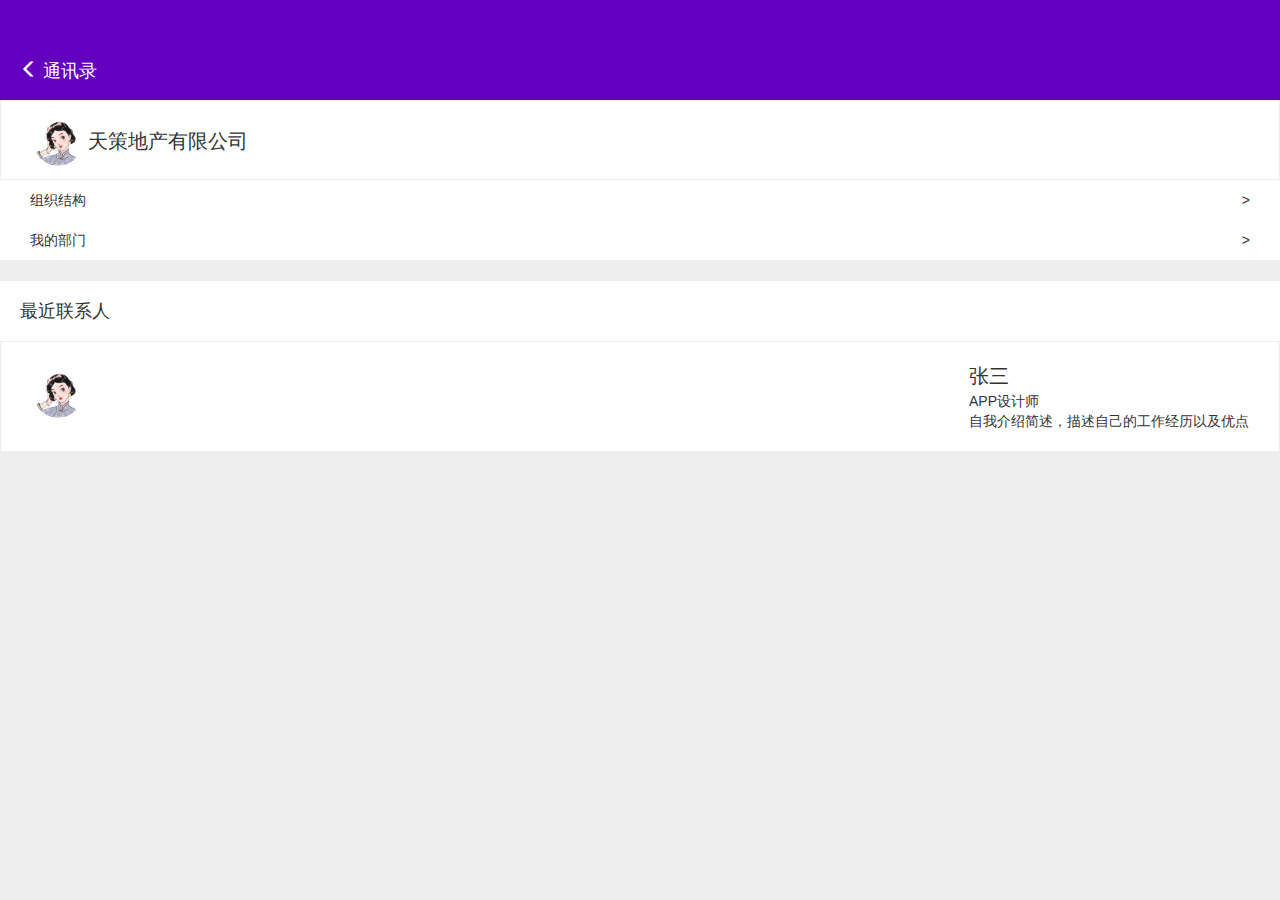
<file: day01/address.html>
<!DOCTYPE html>
<html lang="en">

<head>
    <meta charset="UTF-8">
    <meta http-equiv="X-UA-Compatible" content="IE=edge">
    <meta name="viewport" content="width=device-width, initial-scale=1.0">
    <title>通讯录</title>
    <link rel="stylesheet" href="https://stackpath.bootstrapcdn.com/bootstrap/3.4.1/css/bootstrap.min.css"
        integrity="sha384-HSMxcRTRxnN+Bdg0JdbxYKrThecOKuH5zCYotlSAcp1+c8xmyTe9GYg1l9a69psu" crossorigin="anonymous">
    <link rel="stylesheet" href="../day01/scss2/index.css">

</head>

<body>
    <!-- 顶部位置 -->
    <div class="top_box">
        <div>
            <h4> <span class="glyphicon glyphicon-menu-left" aria-hidden="true" style="font-size: 18px;"></span> 通讯录
            </h4>
        </div>
    </div>

    <!-- 人员信息头部表格 -->
    <div class="xx_top">
        <div class="touxiang">
            <img src="../imgs/touxiang.png" alt="">
            <span>天策地产有限公司</span>
        </div>
        <div class="cla1">
            <span>组织结构</span>
            <span>></span>
        </div>
        <div class="cla2">
            <span>我的部门</span>
            <span>></span>
        </div>
    </div>

    <!-- 最近联系人 -->
    <div class="lxr_conter">
        <header>最近联系人</header>
        <div class="lxr">
            <img src="../imgs/touxiang.png" alt="">
            <div class="conter">
                <span class="name">张三</span>
                <br>
                <span>APP设计师</span>
                <br>
                <span>自我介绍简述，描述自己的工作经历以及优点</span>
            </div>
        </div>
    </div>
</body>

</html>
</file>
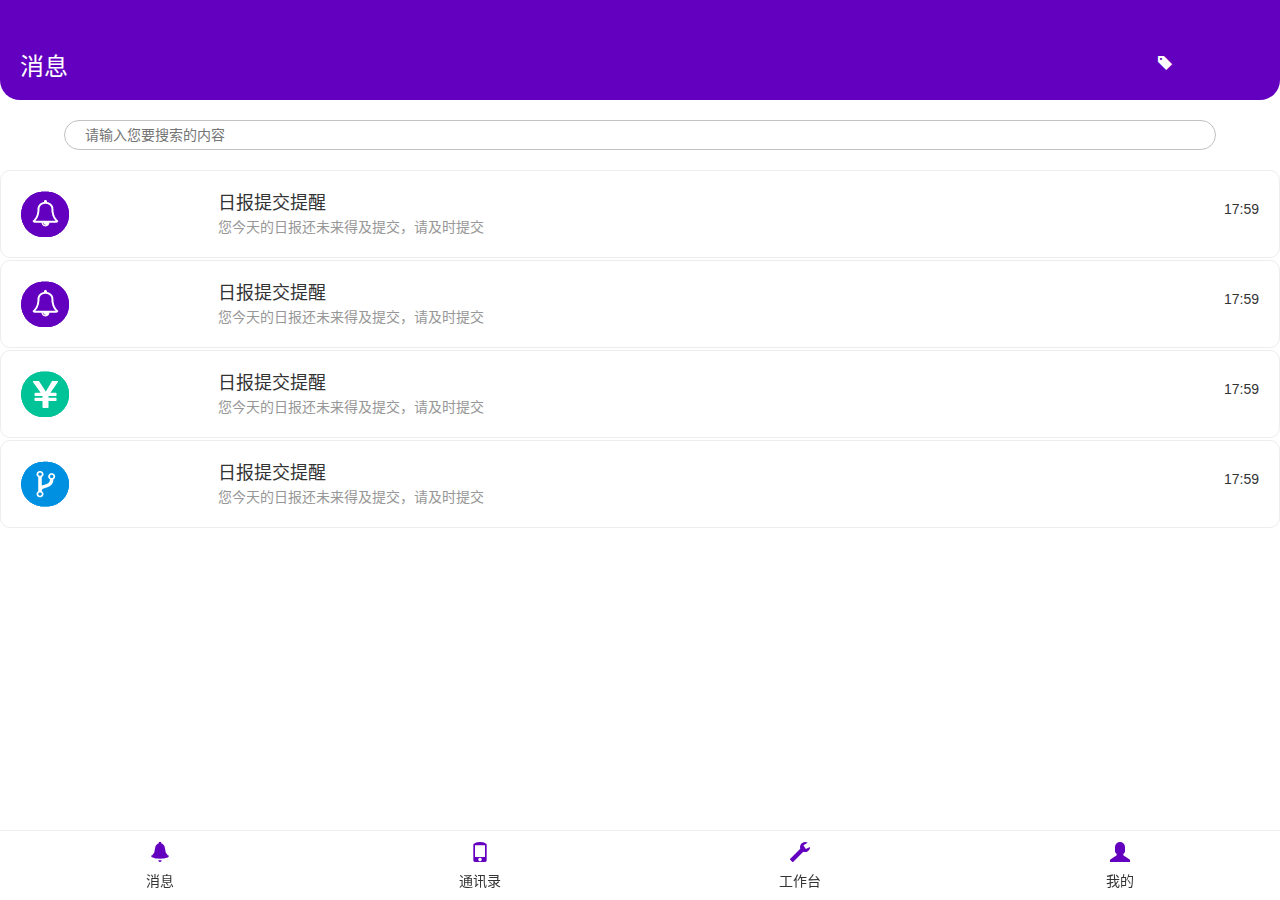
<file: day01/news.html>
<!doctype html>
<html lang="zh-CN">

<head>
    <meta charset="utf-8">
    <meta http-equiv="X-UA-Compatible" content="IE=edge">
    <meta name="viewport" content="width=device-width, initial-scale=1">
    <!-- 上述3个meta标签*必须*放在最前面，任何其他内容都*必须*跟随其后！ -->
    <title>移动端页面</title>

    <!-- Bootstrap -->
    <link rel="stylesheet" href="https://stackpath.bootstrapcdn.com/bootstrap/3.4.1/css/bootstrap.min.css"
        integrity="sha384-HSMxcRTRxnN+Bdg0JdbxYKrThecOKuH5zCYotlSAcp1+c8xmyTe9GYg1l9a69psu" crossorigin="anonymous">
    <link rel="stylesheet" href="../day01/scss/index.css">

</head>

<body>
    <!-- 顶部位置 -->
    <div class="top_box">
        <div>
            <h3>消息</h3>
            <span class="glyphicon glyphicon-tag" aria-hidden="true"></span>
        </div>
    </div>

    <!-- 搜索框 -->
    <div class="sousuo">
        <input class="sousuo_input" type="text" placeholder="请输入您要搜索的内容">
    </div>

    <!-- 消息条内容 -->
    <div class="news_s">
        <img src="../imgs/lindang.png" alt="">
        <div class="news_conter">
            <span class="span1">日报提交提醒</span>
            <br>
            <span class="span2">您今天的日报还未来得及提交，请及时提交</span>
        </div>
        <p class="riqi">
            17:59
        </p>
    </div>
    <!-- 消息条内容 -->
    <div class="news_s">
        <img src="../imgs/lindang.png" alt="">
        <div class="news_conter">
            <span class="span1">日报提交提醒</span>
            <br>
            <span class="span2">您今天的日报还未来得及提交，请及时提交</span>
        </div>
        <p class="riqi">
            17:59
        </p>
    </div>
    <!-- 消息条内容 -->
    <div class="news_s">
        <img src="../imgs/qian.png" alt="">
        <div class="news_conter">
            <span class="span1">日报提交提醒</span>
            <br>
            <span class="span2">您今天的日报还未来得及提交，请及时提交</span>
        </div>
        <p class="riqi">
            17:59
        </p>
    </div>
    <!-- 消息条内容 -->
    <div class="news_s">
        <img src="../imgs/xiuli.png" alt="">
        <div class="news_conter">
            <span class="span1">日报提交提醒</span>
            <br>
            <span class="span2">您今天的日报还未来得及提交，请及时提交</span>
        </div>
        <p class="riqi">
            17:59
        </p>
    </div>

    <div class="bottom_box">
        <!-- 消息 -->
        <div class="tab_ber">
            <span class="span1 tabspan glyphicon glyphicon-bell" aria-hidden="true"></span>
            <span>消息</span>
        </div>
        <!-- 通讯录 -->
        <div class="tab_ber">
            <span class="span1 tabspan glyphicon glyphicon-phone" aria-hidden="true"></span>
            <span>通讯录</span>
        </div>
        <!-- 工作台 -->
        <div class="tab_ber" onclick="gzt()">
            <span class="span1 tabspan glyphicon glyphicon-wrench" aria-hidden="true"></span>
            <span>工作台</span>
        </div>
        <!-- 我的 -->
        <div class="tab_ber">
            <span class="span1 tabspan glyphicon glyphicon-user" aria-hidden="true"></span>
            <span>我的</span>
        </div>
    </div>

</body>

</html>
<script>
    var hf = document.querySelector('.glyphicon') //
    var top_box = document.querySelector('.top_box')  //顶部消息栏
    var tabspan = document.querySelectorAll('.tabspan')  //所有底部标签
    var news_s = document.querySelector('.news_s')  //消息条内容

    // 循环消息条内容
    // for(var i = 1 ; i <= 6 ; i++){
    //     // 循环消息条6条，等马晓斌研究完
    // }

    let flag = 1
    hf.onclick = function () {
        if (flag == 1) {
            top_box.style.background = '#00c297'
            tabspan.forEach(item => {
                item.style.color = '#00c297'
            });
            flag = 2
        } else if (flag == 2) {
            top_box.style.background = '#dc5c5c'
            tabspan.forEach(item => {
                item.style.color = '#dc5c5c'
            })
            flag = 3
        } else if (flag == 3) {
            top_box.style.background = '#008fe0'
            tabspan.forEach(item => {
                item.style.color = '#008fe0'
            })
            flag = 4
        } else {
            top_box.style.background = '#6300bf'
            tabspan.forEach(item => {
                item.style.color = '#6300bf'
            })
            flag = 1
        }
    }

    function gzt(){
        location.href="../day01/workbench.html"
    }
</script>
</file>
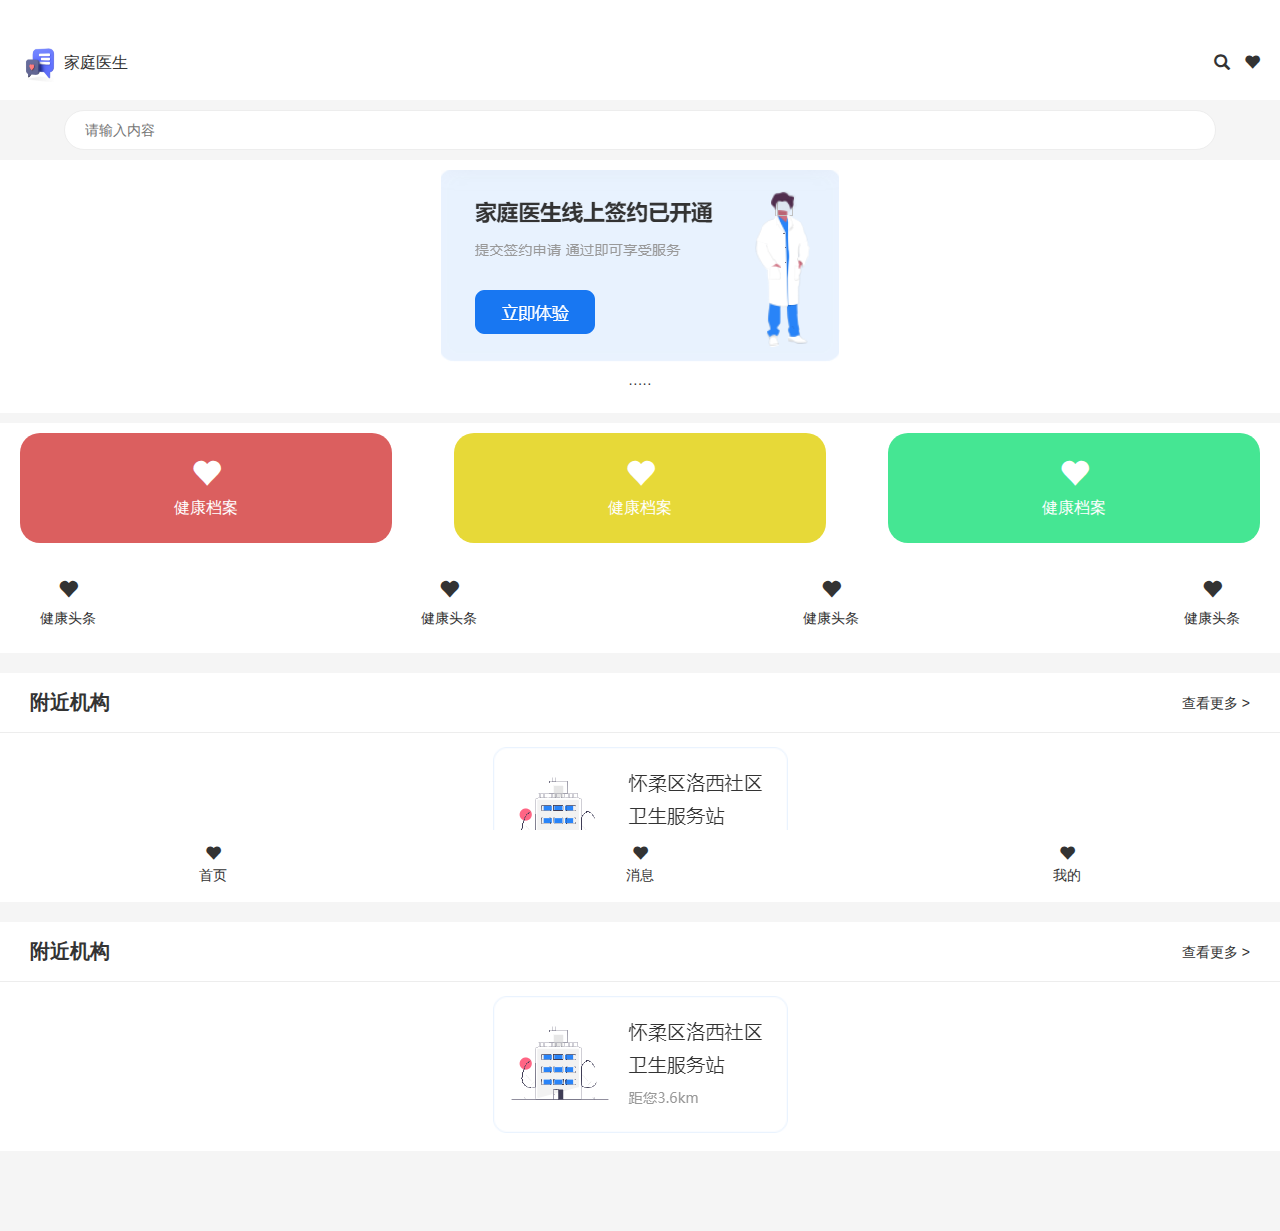
<file: day02/home.html>
<!DOCTYPE html>
<html lang="en">

<head>
    <meta charset="UTF-8">
    <meta http-equiv="X-UA-Compatible" content="IE=edge">
    <meta name="viewport" content="width=device-width, initial-scale=1.0">
    <title>Document</title>
    <link rel="stylesheet" href="https://stackpath.bootstrapcdn.com/bootstrap/3.4.1/css/bootstrap.min.css"
        integrity="sha384-HSMxcRTRxnN+Bdg0JdbxYKrThecOKuH5zCYotlSAcp1+c8xmyTe9GYg1l9a69psu" crossorigin="anonymous">
    <link rel="stylesheet" href="../day02/scss/index1.css">
</head>

<body>
    <!-- 滑下显示 -->
    <div class="show_top">
        <h2>首页</h2>
        <span class="sp2">
            <span class="glyphicon glyphicon-search" aria-hidden="true"></span>
            <span class="glyphicon glyphicon-heart" aria-hidden="true"></span>

        </span>
    </div>

    <!-- 顶部栏 -->
    <div class="box">
        <div class="d">
            <span class="sp1">
                <img style="width: 40px;height: 40px;" src="../imgs/login_top.png" alt="">
                <span style="font-size: 16px;">家庭医生</span>
            </span>
            <span class="sp2">
                <span class="glyphicon glyphicon-search" aria-hidden="true"></span>
                <span class="glyphicon glyphicon-heart" aria-hidden="true"></span>
            </span>
        </div>
    </div>



    <!-- input框 -->
    <div class="input_one">
        <input type="text" placeholder="请输入内容">
    </div>

    <!-- 轮播图 -->
    <div class="banner">
        <img src="../imgs/banner.png" alt="">
        <span>
            ·····
        </span>
    </div>

    <!-- conter -->
    <div class="conter">
        <div class="box1 one">
            <span class="glyphicon glyphicon-heart" aria-hidden="true"></span>

            <span class="wz">健康档案</span>
        </div>
        <div class="box1 tow">
            <span class="glyphicon glyphicon-heart" aria-hidden="true"></span>

            <span class="wz">健康档案</span>
        </div>
        <div class="box1 three">
            <span class="glyphicon glyphicon-heart" aria-hidden="true"></span>

            <span class="wz">健康档案</span>
        </div>
    </div>

    <!-- 分布 -->
    <div class="fb">
        <div>
            <span class="glyphicon glyphicon-heart" aria-hidden="true"></span>
            <span>健康头条</span>
        </div>
        <div>
            <span class="glyphicon glyphicon-heart" aria-hidden="true"></span>
            <span>健康头条</span>
        </div>
        <div>
            <span class="glyphicon glyphicon-heart" aria-hidden="true"></span>
            <span>健康头条</span>
        </div>
        <div>
            <span class="glyphicon glyphicon-heart" aria-hidden="true"></span>
            <span>健康头条</span>
        </div>
    </div>

    <!-- 附近机构 -->
    <div class="mokuai">
        <header>
            <b>附近机构</b>
            <span>查看更多 ></span>
        </header>
        <div class="img_conter">
            <img src="../imgs/small_banner.png" alt="">
        </div>
    </div>

    <!-- 附近机构 -->
    <div class="mokuai">
        <header>
            <b>附近机构</b>
            <span>查看更多 ></span>
        </header>
        <div class="img_conter">
            <img src="../imgs/small_banner.png" alt="">
        </div>
    </div>

    <div class="bbdd"></div>

    <!-- 底部 -->

    <div class="db">
        <div class="s1">
            <span class="glyphicon glyphicon-heart" aria-hidden="true"></span>
            <span>首页</span>
        </div>
        <div class="s1">
            <span class="glyphicon glyphicon-heart" aria-hidden="true"></span>
            <span>消息</span>
        </div>
        <div class="s1">
            <span class="glyphicon glyphicon-heart" aria-hidden="true"></span>
            <span>我的</span>
        </div>
    </div>
</body>

</html>
</file>
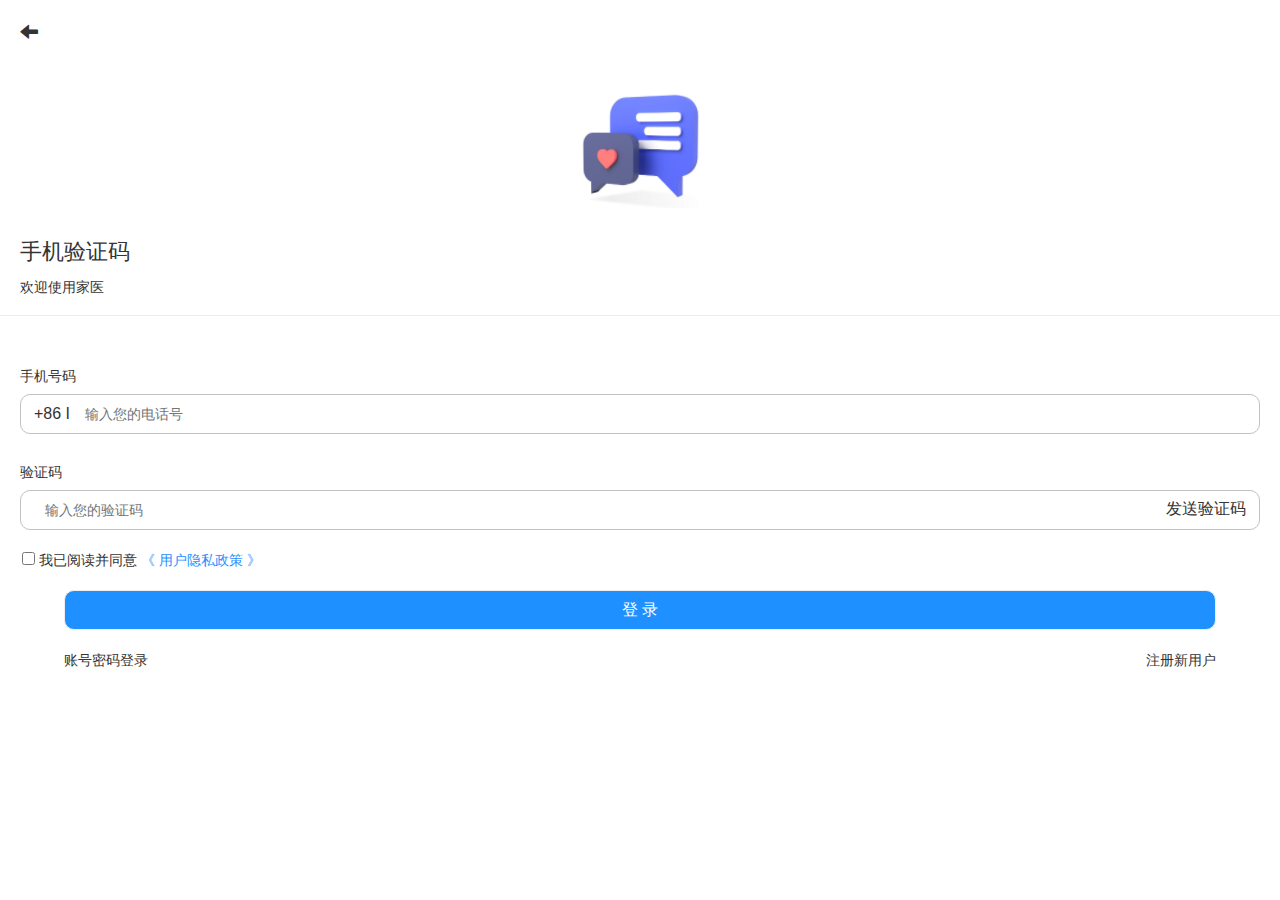
<file: day02/login.html>
<!DOCTYPE html>
<html lang="en">

<head>
    <meta charset="UTF-8">
    <meta http-equiv="X-UA-Compatible" content="IE=edge">
    <meta name="viewport" content="width=device-width, initial-scale=1.0">
    <title>登录界面</title>
    <link rel="stylesheet" href="https://stackpath.bootstrapcdn.com/bootstrap/3.4.1/css/bootstrap.min.css"
        integrity="sha384-HSMxcRTRxnN+Bdg0JdbxYKrThecOKuH5zCYotlSAcp1+c8xmyTe9GYg1l9a69psu" crossorigin="anonymous">
    <link rel="stylesheet" href="../day02/scss/index.css">
</head>

<body>
    <!-- 顶部 -->
    <div class="box">
        <header>
            <span class="glyphicon glyphicon-arrow-left" aria-hidden="true"></span>
        </header>
        <div class="img_box">
            <img src="../imgs/login_top.png" alt="">
        </div>
    </div>

    <!-- 手机验证码 -->
    <div class="box1">
        <p>手机验证码</p>
        <span>欢迎使用家医</span>
    </div>

    <!-- 手机号 -->
    <div class="cell">
        <span>手机号码</span>
        <input type="text" placeholder=" 输入您的电话号">
        <span class="dingw">+86 I</span>
    </div>
    <!-- 验证码 -->
    <div class="yzm">
        <span>验证码</span>
        <input type="text" placeholder=" 输入您的验证码">
        <span class="dingw">发送验证码</span>
    </div>

    <div class="yinsi">
        <input type="checkbox">
        <span class="yd">
            我已阅读并同意 <span style="color: dodgerblue;">
                《 用户隐私政策 》</span>
        </span>
    </div>

    <div class="login_anniu">
        <button onclick="login()">登 录</button>
        <div>
            <span>账号密码登录</span>
            <span>注册新用户</span>
        </div>
    </div>


</body>

</html>

<script>
    function login() {
        location.href = '../day02/home.html'
    }
</script>
</file>
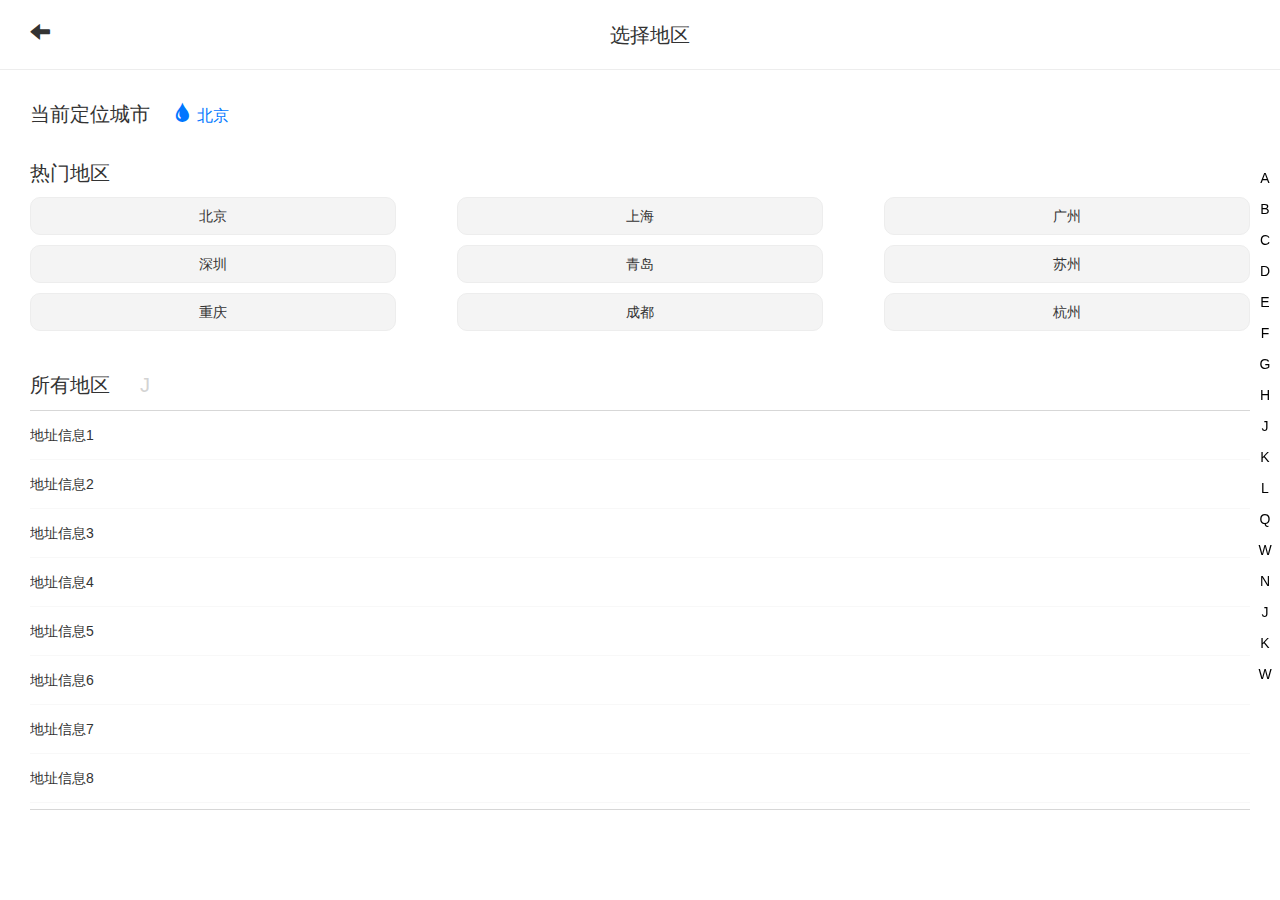
<file: day03/dizhi.html>
<!DOCTYPE html>
<html lang="en">

<head>
    <meta charset="UTF-8">
    <meta http-equiv="X-UA-Compatible" content="IE=edge">
    <meta name="viewport" content="width=device-width, initial-scale=1.0">
    <title>选择地区</title>
    <link rel="stylesheet" href="https://stackpath.bootstrapcdn.com/bootstrap/3.4.1/css/bootstrap.min.css"
        integrity="sha384-HSMxcRTRxnN+Bdg0JdbxYKrThecOKuH5zCYotlSAcp1+c8xmyTe9GYg1l9a69psu" crossorigin="anonymous">
    <link rel="stylesheet" href="../day03/scss/index.css">
</head>

<body>
    <div class="box">
        <span class="glyphicon glyphicon-arrow-left" aria-hidden="true"></span>
        <span class="biaoti">选择地区</span>
    </div>

    <div class="top">
        <span style="margin-right: 20px;">当前定位城市</span>
        <span class="top_conter" style="color: rgb(0, 119, 255);">
            <span class="glyphicon glyphicon-tint" aria-hidden="true"></span>
            <span style="font-size: 16px;">北京</span>
        </span>
    </div>

    <div class="foot_conter">
        <p>热门地区</p>
        <div class="rmdq">
            <span>北京</span>
            <span>上海</span>
            <span>广州</span>
            <span>深圳</span>
            <span>青岛</span>
            <span>苏州</span>
            <span>重庆</span>
            <span>成都</span>
            <span>杭州</span>
        </div>
    </div>

    <div class="dibu_conter">
        <div class="ff">
            <p>所有地区</p>
            <p class="yinwen">J</p>
        </div>
        <div class="gunlun">
            <li>地址信息1</li>
            <li>地址信息2</li>
            <li>地址信息3</li>
            <li>地址信息4</li>
            <li>地址信息5</li>
            <li>地址信息6</li>
            <li>地址信息7</li>
            <li>地址信息8</li>
            <li>地址信息9</li>
            <li>地址信息0</li>
            <li>地址信息-</li>
            <li>地址信息1</li>
            <li>地址信息231</li>
            <li>地址信息432</li>
            <li>地址信息5</li>
        </div>
    </div>


    <div class="jd_shuzi">
        <span>A</span>
        <span>B</span>
        <span>C</span>
        <span>D</span>
        <span>E</span>
        <span>F</span>
        <span>G</span>
        <span>H</span>
        <span>J</span>
        <span>K</span>
        <span>L</span>
        <span>Q</span>
        <span>W</span>
        <span>N</span>
        <span>J</span>
        <span>K</span>
        <span>W</span>
    </div>
</body>

</html>

<script>

    var jd_shuzi = document.querySelector('.jd_shuzi')
    var span_s = document.querySelectorAll('.jd_shuzi>span')

    var yinwen = document.querySelector('.yinwen')

    // console.log(span_s);span_s.stopPropagation()

    span_s.forEach(item => {
        item.addEventListener('click', function (e) {
            // console.log(e.target);   当前点击的元素
            span_s.forEach(item => {
                item.style.background = ""
                item.style.color = "#000000"
            });
            e.target.style.background = 'rgb(0, 110, 255)'
            e.target.style.color = '#ffffff'
            yinwen.innerHTML = e.target.innerHTML
        })
    })



</script>
</file>
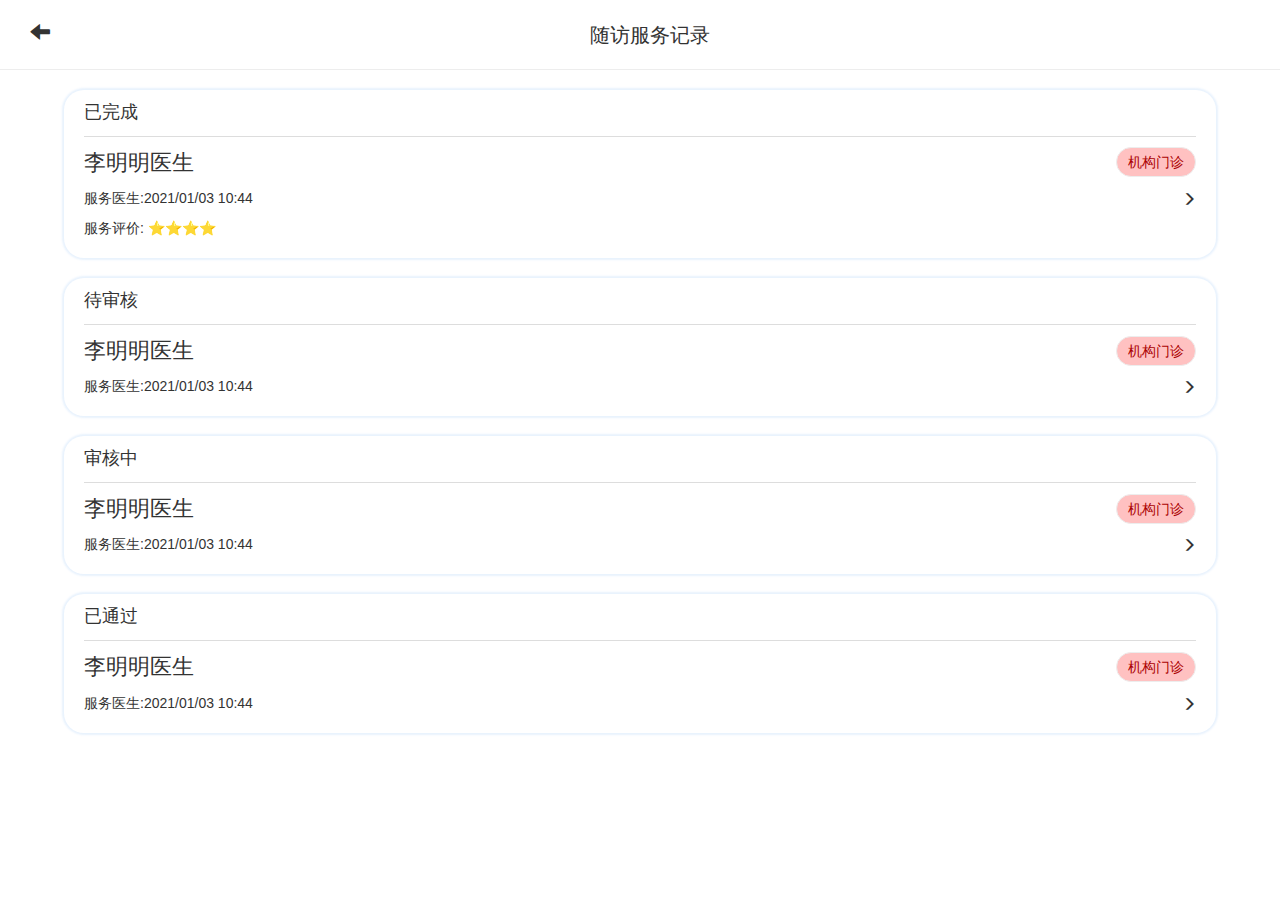
<file: day03/fw_jl.html>
<!DOCTYPE html>
<html lang="en">

<head>
    <meta charset="UTF-8">
    <meta http-equiv="X-UA-Compatible" content="IE=edge">
    <meta name="viewport" content="width=device-width, initial-scale=1.0">
    <title>随访服务记录</title>
    <link rel="stylesheet" href="https://stackpath.bootstrapcdn.com/bootstrap/3.4.1/css/bootstrap.min.css"
        integrity="sha384-HSMxcRTRxnN+Bdg0JdbxYKrThecOKuH5zCYotlSAcp1+c8xmyTe9GYg1l9a69psu" crossorigin="anonymous">
    <link rel="stylesheet" href="../day03/scss/index1.css">
</head>

<body>
    <div class="box">
        <span class="glyphicon glyphicon-arrow-left" aria-hidden="true"></span>
        <span class="biaoti">随访服务记录</span>
    </div>

    <div class="conter">
        <p class="p1">已完成</p>
        <div class="one">
            <p>
                <span class="xm">李明明医生</span>
                <span class="mz">机构门诊</span>
            </p>
            <p class="p2">
                <span class="fwys">服务医生:2021/01/03 10:44</span>
                <span class="glyphicon glyphicon-menu-right" aria-hidden="true"></span>
            </p>
            <p>
                <span class="fwys">
                    服务评价: ⭐⭐⭐⭐
                </span>
            </p>
        </div>
    </div>

    <div class="conter">
        <p class="p1">待审核</p>
        <div class="one">
            <p>
                <span class="xm">李明明医生</span>
                <span class="mz">机构门诊</span>
            </p>
            <p>
                <span class="fwys">服务医生:2021/01/03 10:44</span>
                <span class="glyphicon glyphicon-menu-right" aria-hidden="true"></span>
            </p>
        </div>
    </div>
    <div class="conter">
        <p class="p1">审核中</p>
        <div class="one">
            <p>
                <span class="xm">李明明医生</span>
                <span class="mz">机构门诊</span>
            </p>
            <p>
                <span class="fwys">服务医生:2021/01/03 10:44</span>
                <span class="glyphicon glyphicon-menu-right" aria-hidden="true"></span>
            </p>
        </div>
    </div>
    <div class="conter">
        <p class="p1">已通过</p>
        <div class="one">
            <p>
                <span class="xm">李明明医生</span>
                <span class="mz">机构门诊</span>
            </p>
            <p>
                <span class="fwys">服务医生:2021/01/03 10:44</span>
                <span class="glyphicon glyphicon-menu-right" aria-hidden="true"></span>
            </p>
        </div>
    </div>
</body>

</html>
</file>
<file: day01/scss2/index.css>
* {
  margin: 0;
  padding: 0;
  box-sizing: border-box;
}

body {
  background-color: #ededed;
}

.top_box {
  width: 100%;
  height: 100px;
  color: white;
  padding: 0 20px;
  background: #6300bf;
  position: relative;
}

.top_box div {
  width: 90%;
  height: 40px;
  display: flex;
  justify-content: space-between;
  align-items: center;
  position: absolute;
  bottom: 10px;
}

.xx_top {
  width: 100%;
  border-bottom: 1px solid #ededed;
  background: white;
}

.xx_top .touxiang {
  width: 100%;
  height: 80px;
  line-height: 80px;
  border: 1px solid #ededed;
  padding-left: 30px;
}

.xx_top .touxiang span {
  font-size: 20px;
}

.xx_top .cla1 {
  height: 40px;
  line-height: 40px;
  padding: 0 30px;
  display: flex;
  justify-content: space-between;
  align-items: center;
}

.xx_top .cla1 span {
  font-size: 14px;
}

.xx_top .cla2 {
  height: 40px;
  line-height: 40px;
  padding: 0 30px;
  display: flex;
  justify-content: space-between;
  align-items: center;
}

.xx_top .cla2 span {
  font-size: 14px;
}

.lxr_conter {
  width: 100%;
  margin-top: 20px;
  background: white;
}

.lxr_conter header {
  padding-left: 20px;
  width: 100%;
  height: 60px;
  line-height: 60px;
  font-size: 18px;
}

.lxr_conter .lxr {
  width: 100%;
  padding: 20px 30px;
  border: 1px solid #ededed;
  display: flex;
  justify-content: space-between;
  align-items: center;
}

.lxr_conter .lxr img {
  margin-right: 10px;
}

.lxr_conter .lxr .conter {
  overflow: hidden;
  text-overflow: ellipsis;
  white-space: nowrap;
}

.lxr_conter .lxr .conter .name {
  font-size: 20px;
}
</file>
<file: day01/scss/index.css>
* {
  margin: 0;
  padding: 0;
  box-sizing: border-box;
}

.top_box {
  width: 100%;
  height: 100px;
  color: white;
  border-bottom-left-radius: 20px;
  border-bottom-right-radius: 20px;
  padding: 0 20px;
  background: #6300bf;
  position: relative;
}

.top_box div {
  width: 90%;
  display: flex;
  justify-content: space-between;
  align-items: center;
  position: absolute;
  bottom: 10px;
}

.sousuo {
  width: 90%;
  margin: 0 auto;
}

.sousuo .sousuo_input {
  width: 100%;
  height: 30px;
  border: 1px solid #c2c2c2;
  border-radius: 30px;
  margin: 20px 0;
  outline: none;
  padding-left: 20px;
}

.news_s {
  width: 100%;
  display: flex;
  justify-content: space-between;
  align-items: center;
  padding: 20px;
  border: 1px solid #ededed;
  border-radius: 10px;
  margin-bottom: 2px;
}

.news_s img {
  margin-right: 10px;
}

.news_s .news_conter {
  width: 70%;
  overflow: hidden;
  text-overflow: ellipsis;
  white-space: nowrap;
}

.news_s .news_conter .span1 {
  font-size: 18px;
}

.news_s .news_conter .span2 {
  color: #979797;
}

.bottom_box {
  position: fixed;
  bottom: 0;
  width: 100%;
  height: 70px;
  display: flex;
  justify-content: space-between;
  align-items: center;
  border-top: 1px solid #ededed;
}

.bottom_box .tab_ber {
  width: 25%;
  text-align: center;
  height: 100%;
  display: flex;
  flex-direction: column;
  justify-content: center;
}

.bottom_box .tab_ber .span1 {
  font-size: 20px;
  margin-bottom: 10px;
  color: #6300bf;
}
</file>
<file: day02/scss/index1.css>
* {
  margin: 0;
  padding: 0;
  box-sizing: border-box;
}

body {
  width: 100%;
  background: #f5f5f5;
}

.show_top {
  width: 100%;
  height: 100px;
  background: white;
  display: none;
  justify-content: space-between;
  align-items: center;
  padding: 0 20px;
}

.show_top .glyphicon {
  font-size: 20px;
  margin-left: 10px;
}

.box {
  width: 100%;
  height: 100px;
  background: white;
  padding: 0 20px;
}

.box .d {
  padding-top: 44px;
  display: flex;
  justify-content: space-between;
  align-items: center;
}

.box .d .glyphicon {
  font-size: 16px;
  margin-left: 10px;
}

.input_one {
  width: 90%;
  margin: 10px auto;
}

.input_one input {
  width: 100%;
  height: 40px;
  border-radius: 20px;
  border: 1px solid #ededed;
  outline: none;
  padding-left: 20px;
}

.banner {
  width: 100%;
  background: white;
  text-align: center;
}

.banner img {
  margin: 10px 0;
}

.banner span {
  display: block;
  height: 40px;
}

.conter {
  margin-top: 10px;
  width: 100%;
  background: white;
  display: flex;
  justify-content: space-between;
  align-items: center;
  padding: 10px 20px;
}

.conter .box1 {
  width: 30%;
  height: 110px;
  border-radius: 20px;
  display: flex;
  flex-direction: column;
  justify-content: center;
  align-items: center;
}

.conter .box1 span {
  color: white;
}

.conter .box1 .wz {
  font-size: 16px;
}

.conter .box1 .glyphicon {
  font-size: 30px;
  margin-bottom: 10px;
}

.conter .one {
  background: #db5f5f;
}

.conter .tow {
  background: #e7d938;
}

.conter .three {
  background: #45e693;
}

.fb {
  background: white;
  width: 100%;
  height: 100px;
  display: flex;
  justify-content: space-between;
  align-items: center;
  padding: 0 40px;
}

.fb div {
  display: flex;
  flex-direction: column;
  justify-content: center;
  align-items: center;
}

.fb div .glyphicon {
  font-size: 20px;
  margin-bottom: 10px;
}

.mokuai {
  width: 100%;
  margin: 20px 0;
  background: white;
}

.mokuai header {
  display: flex;
  justify-content: space-between;
  align-items: center;
  padding: 0 30px;
  width: 100%;
  height: 60px;
  border-bottom: 1px solid #ededed;
}

.mokuai header b {
  font-size: 20px;
}

.mokuai .img_conter {
  width: 100%;
  padding: 10px 0;
  text-align: center;
}

.bbdd {
  height: 60px;
}

.db {
  position: fixed;
  bottom: 0;
  width: 100%;
  height: 70px;
  background: white;
  display: flex;
  justify-content: space-around;
  align-items: center;
}

.db .s1 {
  display: flex;
  flex-direction: column;
  justify-content: center;
  align-items: center;
}

.db .s1 .glyphicon {
  font-size: 16px;
  margin-bottom: 4px;
}
</file>
<file: day02/scss/index.css>
* {
  margin: 0;
  padding: 0;
  box-sizing: border-box;
}

body {
  background-color: #ffffff;
}

.box {
  width: 100%;
}

.box header {
  width: 100%;
  height: 60px;
  display: flex;
  align-items: center;
  background: white;
  padding-left: 20px;
}

.box header span {
  font-size: 18px;
}

.box .img_box {
  width: 100%;
  padding: 20px 0;
  background: white;
  text-align: center;
}

.box1 {
  width: 100%;
  height: 80px;
  background-color: white;
  padding-left: 20px;
  border-bottom: 1px solid #ededed;
  margin-bottom: 40px;
}

.box1 p {
  font-size: 22px;
}

.cell {
  width: 100%;
  padding: 10px 20px;
  position: relative;
}

.cell input {
  outline: none;
  width: 100%;
  height: 40px;
  border: 1px solid #c2c2c2;
  border-radius: 10px;
  margin: 8px 0;
  padding-left: 60px;
}

.cell .dingw {
  position: absolute;
  top: 47px;
  left: 34px;
  font-size: 16px;
}

.yzm {
  width: 100%;
  padding: 10px 20px;
  position: relative;
}

.yzm input {
  outline: none;
  width: 100%;
  height: 40px;
  border: 1px solid #c2c2c2;
  border-radius: 10px;
  margin: 8px 0;
  padding-left: 20px;
}

.yzm .dingw {
  position: absolute;
  top: 46px;
  right: 34px;
  font-size: 16px;
}

.yinsi {
  margin-left: 22px;
}

.login_anniu {
  width: 90%;
  margin: 20px auto;
}

.login_anniu button {
  width: 100%;
  height: 40px;
  background: dodgerblue;
  border-radius: 10px;
  border: 1px solid #ededed;
  font-size: 16px;
  color: white;
}

.login_anniu div {
  margin-top: 20px;
  display: flex;
  justify-content: space-between;
  align-items: center;
}
</file>
<file: day03/scss/index.css>
* {
  margin: 0;
  padding: 0;
  box-sizing: border-box;
}

.box {
  width: 100%;
  height: 70px;
  line-height: 70px;
  overflow: hidden;
  text-align: center;
  padding: 0 30px;
  background-color: white;
  border-bottom: 1px solid #ededed;
}

.box .glyphicon {
  float: left;
  font-size: 20px;
  margin-top: 20px;
}

.box .biaoti {
  display: inline-block;
  font-size: 20px;
}

.top {
  margin-top: 20px;
  padding: 10px 30px;
}

.top .glyphicon {
  font-size: 18px;
}

.top span {
  font-size: 20px;
}

.foot_conter {
  width: 100%;
  padding: 20px 30px;
}

.foot_conter p {
  font-size: 20px;
}

.foot_conter .rmdq {
  display: flex;
  flex-wrap: wrap;
  justify-content: space-between;
  align-items: center;
}

.foot_conter .rmdq span {
  padding: 8px 0;
  text-align: center;
  width: 30%;
  border: 1px solid #ededed;
  border-radius: 10px;
  margin-bottom: 10px;
  background: #f4f4f4;
}

.dibu_conter {
  width: 100%;
  padding: 10px 30px;
}

.dibu_conter .ff {
  width: 120px;
  display: flex;
  justify-content: space-between;
  align-items: center;
}

.dibu_conter .ff p {
  font-size: 20px;
}

.dibu_conter .ff .yinwen {
  color: #d3d3d3;
  font-size: 20px;
}

.dibu_conter .gunlun {
  height: 400px;
  border-top: 1px solid #d7d7d7;
  border-bottom: 1px solid #d7d7d7;
  overflow: auto;
}

.dibu_conter .gunlun li {
  list-style: none;
  padding: 14px 0;
  border-bottom: 1px solid #f8f8f8;
}

.jd_shuzi {
  position: fixed;
  top: 160px;
  right: 0;
  width: 28px;
  text-align: center;
  margin: 0 auto;
}

.jd_shuzi span {
  display: block;
  width: 26px;
  height: 26px;
  line-height: 26px;
  font-size: 14px;
  margin: 5px 0;
  border-radius: 50%;
  color: black;
}
</file>
<file: day03/scss/index1.css>
* {
  margin: 0;
  padding: 0;
  box-sizing: border-box;
}

.box {
  width: 100%;
  height: 70px;
  line-height: 70px;
  overflow: hidden;
  text-align: center;
  padding: 0 30px;
  background-color: white;
  border-bottom: 1px solid #ededed;
}

.box .glyphicon {
  float: left;
  font-size: 20px;
  margin-top: 20px;
}

.box .biaoti {
  display: inline-block;
  font-size: 20px;
}

.conter {
  width: 90%;
  margin: 20px auto;
  border-radius: 20px;
  padding: 10px 20px;
  box-shadow: 0px 0px 2px 2px rgba(30, 124, 240, 0.1);
}

.conter .p1 {
  font-size: 18px;
  border-bottom: 1px solid #dddddd;
  padding-bottom: 10px;
}

.conter .one p {
  display: flex;
  justify-content: space-between;
  align-items: center;
}

.conter .one p .xm {
  font-size: 22px;
}

.conter .one p .mz {
  display: inline-block;
  width: 80px;
  height: 30px;
  text-align: center;
  line-height: 28px;
  border: 1px solid #ededed;
  border-radius: 20px;
  background: #ffc1c1;
  color: #ab0202;
}
</file>
